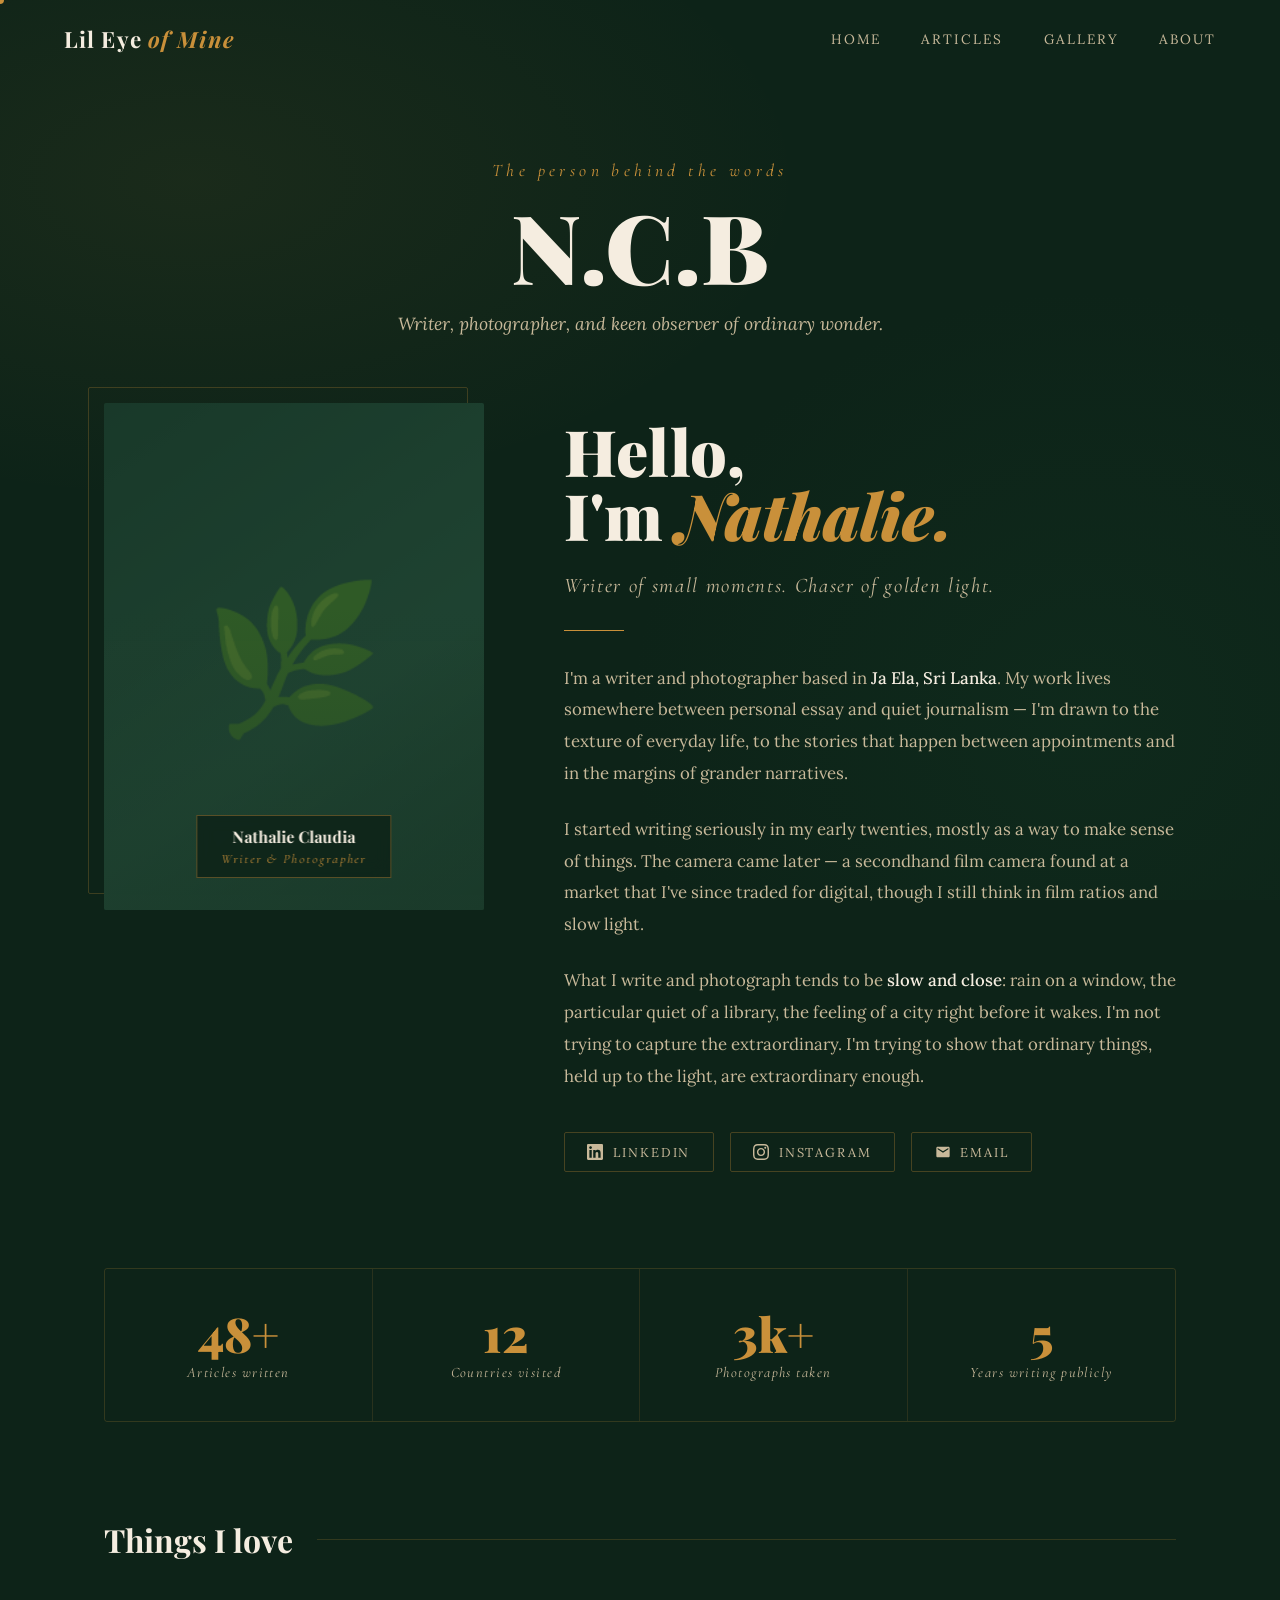
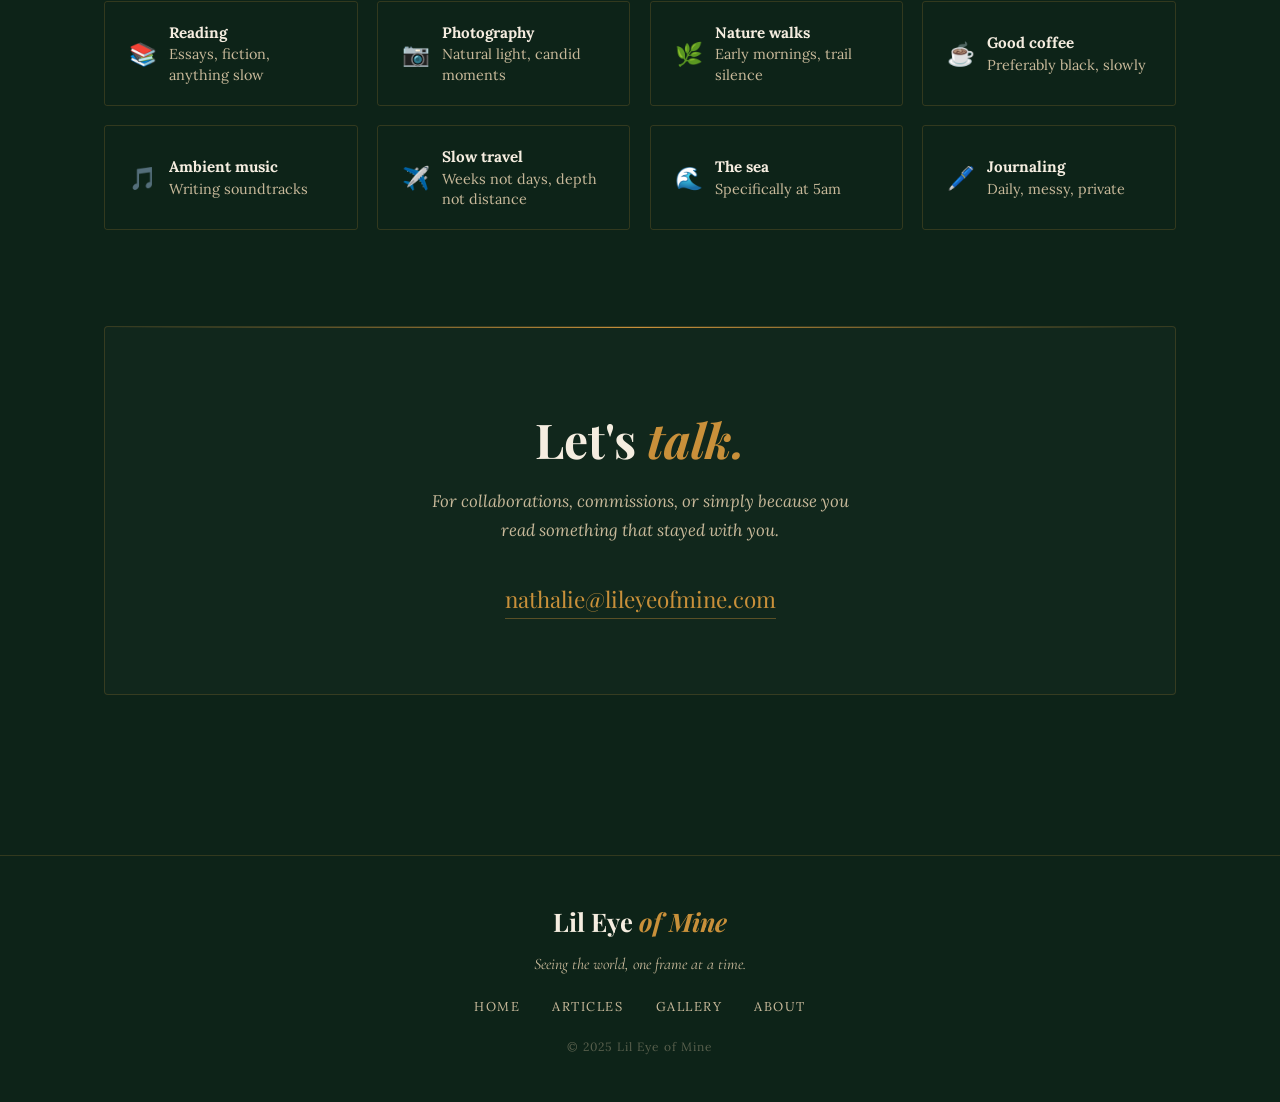
<file: about.html>
<!DOCTYPE html>
<html lang="en">
<head>
<meta charset="UTF-8">
<meta name="viewport" content="width=device-width, initial-scale=1.0">
<title>About — Lil Eye of Mine</title>
<link rel="preconnect" href="https://fonts.googleapis.com">
<link href="https://fonts.googleapis.com/css2?family=Playfair+Display:ital,wght@0,400;0,700;0,900;1,400;1,700&family=Lora:ital,wght@0,400;0,500;1,400&family=Cormorant+Garamond:ital,wght@0,300;1,300;1,400&display=swap" rel="stylesheet">
<link rel="stylesheet" href="shared.css">
<link rel="stylesheet" href="about.css">
</head>
<body>
<div class="static-bg"></div>

<nav class="nav" id="mainNav">
  <a href="index.html" class="nav-logo">Lil Eye <span>of Mine</span></a>
  <div class="nav-links">
    <a href="index.html">Home</a>
    <a href="articles.html">Articles</a>
    <a href="gallery.html">Gallery</a>
    <a href="about.html">About</a>
  </div>
</nav>

<div class="page-header reveal">
  <span class="page-header-tag">The person behind the words</span>
  <h1>N.C.B</h1>
  <p>Writer, photographer, and keen observer of ordinary wonder.</p>
</div>

<div class="about-page">

  <!-- INTRO -->
  <div class="about-intro">

    <div class="portrait-col reveal">
      <div class="portrait-main">
        <div class="portrait-main-placeholder">🌿</div>
      </div>
      <div class="portrait-tag">
        <strong>Nathalie Claudia</strong>
        <em>Writer & Photographer</em>
      </div>
    </div>

    <div class="about-text-col reveal">
      <h1 class="about-name">Hello,<br>I'm <em>Nathalie.</em></h1>
      <p class="about-tagline">Writer of small moments. Chaser of golden light.</p>
      <div class="about-divider"></div>
      <div class="about-bio">
        <p>I'm a writer and photographer based in <strong>Ja Ela, Sri Lanka</strong>. My work lives somewhere between personal essay and quiet journalism — I'm drawn to the texture of everyday life, to the stories that happen between appointments and in the margins of grander narratives.</p>
        <p>I started writing seriously in my early twenties, mostly as a way to make sense of things. The camera came later — a secondhand film camera found at a market that I've since traded for digital, though I still think in film ratios and slow light.</p>
        <p>What I write and photograph tends to be <strong>slow and close</strong>: rain on a window, the particular quiet of a library, the feeling of a city right before it wakes. I'm not trying to capture the extraordinary. I'm trying to show that ordinary things, held up to the light, are extraordinary enough.</p>
      </div>

      <div class="social-links">
        <a href="#" class="social-link">
          <svg viewBox="0 0 24 24"><path d="M20.447 20.452h-3.554v-5.569c0-1.328-.027-3.037-1.852-3.037-1.853 0-2.136 1.445-2.136 2.939v5.667H9.351V9h3.414v1.561h.046c.477-.9 1.637-1.85 3.37-1.85 3.601 0 4.267 2.37 4.267 5.455v6.286zM5.337 7.433c-1.144 0-2.063-.926-2.063-2.065 0-1.138.92-2.063 2.063-2.063 1.14 0 2.064.925 2.064 2.063 0 1.139-.925 2.065-2.064 2.065zm1.782 13.019H3.555V9h3.564v11.452zM22.225 0H1.771C.792 0 0 .774 0 1.729v20.542C0 23.227.792 24 1.771 24h20.451C23.2 24 24 23.227 24 22.271V1.729C24 .774 23.2 0 22.222 0h.003z"/></svg>
          LinkedIn
        </a>
        <a href="#" class="social-link">
          <svg viewBox="0 0 24 24"><path d="M12 2.163c3.204 0 3.584.012 4.85.07 3.252.148 4.771 1.691 4.919 4.919.058 1.265.069 1.645.069 4.849 0 3.205-.012 3.584-.069 4.849-.149 3.225-1.664 4.771-4.919 4.919-1.266.058-1.644.07-4.85.07-3.204 0-3.584-.012-4.849-.07-3.26-.149-4.771-1.699-4.919-4.92-.058-1.265-.07-1.644-.07-4.849 0-3.204.013-3.583.07-4.849.149-3.227 1.664-4.771 4.919-4.919 1.266-.057 1.645-.069 4.849-.069zm0-2.163c-3.259 0-3.667.014-4.947.072-4.358.2-6.78 2.618-6.98 6.98-.059 1.281-.073 1.689-.073 4.948 0 3.259.014 3.668.072 4.948.2 4.358 2.618 6.78 6.98 6.98 1.281.058 1.689.072 4.948.072 3.259 0 3.668-.014 4.948-.072 4.354-.2 6.782-2.618 6.979-6.98.059-1.28.073-1.689.073-4.948 0-3.259-.014-3.667-.072-4.947-.196-4.354-2.617-6.78-6.979-6.98-1.281-.059-1.69-.073-4.949-.073zm0 5.838c-3.403 0-6.162 2.759-6.162 6.162s2.759 6.163 6.162 6.163 6.162-2.759 6.162-6.163c0-3.403-2.759-6.162-6.162-6.162zm0 10.162c-2.209 0-4-1.79-4-4 0-2.209 1.791-4 4-4s4 1.791 4 4c0 2.21-1.791 4-4 4zm6.406-11.845c-.796 0-1.441.645-1.441 1.44s.645 1.44 1.441 1.44c.795 0 1.439-.645 1.439-1.44s-.644-1.44-1.439-1.44z"/></svg>
          Instagram
        </a>

        <a href="mailto:nathalieclaudia@gmail.com" class="social-link">
          <svg viewBox="0 0 24 24"><path d="M20 4H4c-1.1 0-2 .9-2 2v12c0 1.1.9 2 2 2h16c1.1 0 2-.9 2-2V6c0-1.1-.9-2-2-2zm0 4l-8 5-8-5V6l8 5 8-5v2z"/></svg>
          Email
        </a>
      </div>
    </div>
  </div>

  <!-- STATS -->
  <div class="stats-strip reveal">
    <div class="stat-item">
      <div class="stat-number">48+</div>
      <div class="stat-label">Articles written</div>
    </div>
    <div class="stat-item">
      <div class="stat-number">12</div>
      <div class="stat-label">Countries visited</div>
    </div>
    <div class="stat-item">
      <div class="stat-number">3k+</div>
      <div class="stat-label">Photographs taken</div>
    </div>
    <div class="stat-item">
      <div class="stat-number">5</div>
      <div class="stat-label">Years writing publicly</div>
    </div>
  </div>

  <!-- INTERESTS -->
  <div class="interests-section">
    <h2 class="interests-heading reveal">Things I love</h2>
    <div class="interests-grid">
      <div class="interest-pill reveal">
        <div class="interest-icon">📚</div>
        <div class="interest-text"><strong>Reading</strong>Essays, fiction, anything slow</div>
      </div>
      <div class="interest-pill reveal">
        <div class="interest-icon">📷</div>
        <div class="interest-text"><strong>Photography</strong>Natural light, candid moments</div>
      </div>
      <div class="interest-pill reveal">
        <div class="interest-icon">🌿</div>
        <div class="interest-text"><strong>Nature walks</strong>Early mornings, trail silence</div>
      </div>
      <div class="interest-pill reveal">
        <div class="interest-icon">☕</div>
        <div class="interest-text"><strong>Good coffee</strong>Preferably black, slowly</div>
      </div>
      <div class="interest-pill reveal">
        <div class="interest-icon">🎵</div>
        <div class="interest-text"><strong>Ambient music</strong>Writing soundtracks</div>
      </div>
      <div class="interest-pill reveal">
        <div class="interest-icon">✈️</div>
        <div class="interest-text"><strong>Slow travel</strong>Weeks not days, depth not distance</div>
      </div>
      <div class="interest-pill reveal">
        <div class="interest-icon">🌊</div>
        <div class="interest-text"><strong>The sea</strong>Specifically at 5am</div>
      </div>
      <div class="interest-pill reveal">
        <div class="interest-icon">🖊️</div>
        <div class="interest-text"><strong>Journaling</strong>Daily, messy, private</div>
      </div>
    </div>
  </div>

  <!-- CONTACT -->
  <div class="contact-section reveal">
    <h2>Let's <em>talk.</em></h2>
    <p>For collaborations, commissions, or simply because you read something that stayed with you.</p>
    <a href="mailto:nathalie@gmail.com" class="contact-email">nathalie@lileyeofmine.com</a>
  </div>

</div>

<footer class="footer">
  <div class="footer-inner">
    <div class="footer-logo">Lil Eye <span>of Mine</span></div>
    <p class="footer-tagline">Seeing the world, one frame at a time.</p>
    <div class="footer-links">
      <a href="index.html">Home</a>
      <a href="articles.html">Articles</a>
      <a href="gallery.html">Gallery</a>
      <a href="about.html">About</a>
    </div>
    <p class="footer-copy">© 2025 Lil Eye of Mine</p>
  </div>
</footer>

<script src="shared.js"></script>
</body>
</html>
</file>
<file: shared.css>
/* ═══════════════════════════════════════════
   LEAF & INK — Shared Stylesheet
   Palette: Forest Green · Warm Cream · Gold
   ═══════════════════════════════════════════ */

:root {
  --green-deep:   #0d2318;
  --green-mid:    #1a3a2a;
  --green-light:  #2a5540;
  --cream:        #f5ede0;
  --cream-muted:  #c8b99a;
  --gold:         #c9903a;
  --gold-dim:     rgba(201,144,58,0.4);
  --gold-glow:    rgba(201,144,58,0.15);
}

*, *::before, *::after { box-sizing: border-box; margin: 0; padding: 0; }

html { scroll-behavior: smooth; }

/* ── CUSTOM CURSOR ── */
* { cursor: none !important; }

.cursor-dot {
  position: fixed;
  top: 0; left: 0;
  width: 8px; height: 8px;
  background: var(--gold);
  border-radius: 50%;
  pointer-events: none;
  z-index: 9999;
  transform: translate(-50%, -50%);
  transition: transform 0.1s ease, background 0.3s ease, width 0.3s ease, height 0.3s ease;
  mix-blend-mode: normal;
}

.cursor-ring {
  position: fixed;
  top: 0; left: 0;
  width: 36px; height: 36px;
  border: 1px solid rgba(201,144,58,0.6);
  border-radius: 50%;
  pointer-events: none;
  z-index: 9998;
  transform: translate(-50%, -50%);
  transition: transform 0.12s ease, width 0.35s ease, height 0.35s ease,
              border-color 0.35s ease, background 0.35s ease;
}

/* Hover state — grows ring, dot pulses gold */
body.cursor-hover .cursor-dot {
  width: 10px; height: 10px;
  background: var(--cream);
}

body.cursor-hover .cursor-ring {
  width: 52px; height: 52px;
  border-color: var(--gold);
  background: rgba(201,144,58,0.07);
}

/* Click state */
body.cursor-click .cursor-dot {
  width: 6px; height: 6px;
  background: var(--cream);
}

body.cursor-click .cursor-ring {
  width: 22px; height: 22px;
  border-color: var(--cream);
  background: rgba(201,144,58,0.15);
}

body {
  background: var(--green-deep);
  color: var(--cream);
  font-family: 'Lora', serif;
  min-height: 100vh;
  overflow-x: hidden;
}

/* ── KEYFRAMES ── */
@keyframes fadeUp {
  to { opacity: 1; transform: translateY(0); }
}

@keyframes fadeIn {
  from { opacity: 0; }
  to   { opacity: 1; }
}

@keyframes shimmer {
  0%   { background-position: -200% center; }
  100% { background-position: 200% center; }
}

/* ── NAVIGATION ── */
.nav {
  position: fixed; top: 0; left: 0; right: 0; z-index: 100;
  display: flex; align-items: center; justify-content: space-between;
  padding: 1.5rem clamp(1.5rem, 5vw, 4rem);
  transition: background 0.4s, backdrop-filter 0.4s;
}

.nav.scrolled {
  background: rgba(13,35,24,0.92);
  backdrop-filter: blur(12px);
  border-bottom: 1px solid rgba(201,144,58,0.15);
}

.nav-logo {
  font-family: 'Playfair Display', serif;
  font-size: 1.4rem; font-weight: 700;
  color: var(--cream); text-decoration: none;
  letter-spacing: 0.05em;
}

.nav-logo span { color: var(--gold); font-style: italic; }

.nav-links {
  display: flex; gap: 2.5rem;
}

.nav-links a {
  font-family: 'Lora', serif;
  font-size: 0.85rem; letter-spacing: 0.15em;
  text-transform: uppercase; text-decoration: none;
  color: var(--cream-muted); transition: color 0.3s;
  position: relative;
}

.nav-links a::after {
  content: ''; position: absolute; bottom: -4px; left: 0; right: 0;
  height: 1px; background: var(--gold);
  transform: scaleX(0); transform-origin: left;
  transition: transform 0.3s ease;
}

.nav-links a:hover { color: var(--cream); }
.nav-links a:hover::after { transform: scaleX(1); }

/* ── PAGE HEADER ── */
.page-header {
  position: relative; z-index: 2;
  padding: 10rem clamp(1.5rem, 5vw, 6rem) 4rem;
  max-width: 1300px; margin: 0 auto;
  text-align: center;
}

.page-header-tag {
  font-family: 'Cormorant Garamond', serif;
  font-style: italic; font-size: 1.1rem;
  color: var(--gold); letter-spacing: 0.25em;
  display: block; margin-bottom: 1rem;
}

.page-header h1 {
  font-family: 'Playfair Display', serif;
  font-size: clamp(3rem, 8vw, 6rem);
  font-weight: 900; color: var(--cream);
  line-height: 1.0; margin-bottom: 1rem;
}

.page-header p {
  font-family: 'Lora', serif;
  font-style: italic; font-size: 1.1rem;
  color: var(--cream-muted); max-width: 520px;
  margin: 0 auto; line-height: 1.7;
}

/* ── FOOTER ── */
.footer {
  position: relative; z-index: 2;
  border-top: 1px solid rgba(201,144,58,0.2);
  margin-top: 4rem;
  padding: 3rem clamp(1.5rem, 5vw, 4rem);
}

.footer-inner {
  max-width: 1300px; margin: 0 auto;
  display: flex; flex-direction: column; align-items: center;
  gap: 1rem; text-align: center;
}

.footer-logo {
  font-family: 'Playfair Display', serif;
  font-size: 1.6rem; font-weight: 700; color: var(--cream);
}

.footer-logo span { color: var(--gold); font-style: italic; }

.footer-tagline {
  font-family: 'Cormorant Garamond', serif;
  font-style: italic; font-size: 1rem;
  color: var(--cream-muted);
}

.footer-links {
  display: flex; gap: 2rem; flex-wrap: wrap; justify-content: center;
  margin: 0.5rem 0;
}

.footer-links a {
  font-family: 'Lora', serif; font-size: 0.8rem;
  letter-spacing: 0.12em; text-transform: uppercase;
  color: var(--cream-muted); text-decoration: none;
  transition: color 0.3s;
}

.footer-links a:hover { color: var(--gold); }

.footer-copy {
  font-family: 'Lora', serif; font-size: 0.75rem;
  color: rgba(200,185,154,0.4); letter-spacing: 0.08em;
}

/* ── STATIC BG (non-homepage) ── */
.static-bg {
  position: fixed; inset: 0; z-index: 0;
  background:
    radial-gradient(ellipse 80% 60% at 15% 20%, rgba(201,144,58,0.07) 0%, transparent 60%),
    radial-gradient(ellipse 60% 80% at 85% 80%, rgba(26,80,50,0.15) 0%, transparent 60%),
    var(--green-deep);
}

/* ── UTILITY ── */
.visually-hidden { position: absolute; width: 1px; height: 1px; overflow: hidden; clip: rect(0,0,0,0); }

/* ── SCROLL REVEAL ── */
.reveal {
  opacity: 0; transform: translateY(28px);
  transition: opacity 0.8s ease, transform 0.8s ease;
}

.reveal.visible { opacity: 1; transform: translateY(0); }

/* ══════════════════════════════════════
   FAT BEE FOLLOWER
   ══════════════════════════════════════ */

.bee-follower {
  position: fixed;
  pointer-events: none;
  z-index: 9997;
  transition: opacity 0.4s;
  transform: translate(-50%, -50%);
}

.bee-body {
  position: relative;
  width: 38px;
  height: 38px;
  display: flex;
  align-items: center;
  justify-content: center;
}

/* ── WINGS ── */
.bee-wing {
  position: absolute;
  width: 20px;
  height: 13px;
  background: rgba(220, 240, 255, 0.78);
  border-radius: 50% 50% 50% 50% / 60% 60% 40% 40%;
  border: 1px solid rgba(180, 220, 255, 0.5);
  top: -6px;
  animation: wingFlap 0.13s ease-in-out infinite alternate;
  transform-origin: bottom center;
}

.bee-wing-l {
  left: 0px;
  transform-origin: bottom right;
  animation-name: wingFlapL;
}

.bee-wing-r {
  right: 0px;
  transform-origin: bottom left;
  animation-name: wingFlapR;
}

@keyframes wingFlapL {
  from { transform: rotate(-25deg) scaleY(1);   }
  to   { transform: rotate(-5deg)  scaleY(0.75); }
}

@keyframes wingFlapR {
  from { transform: rotate(25deg)  scaleY(1);   }
  to   { transform: rotate(5deg)   scaleY(0.75); }
}

/* ── TORSO ── */
.bee-torso {
  position: relative;
  width: 26px;
  height: 30px;
  background: #f5c842;
  border-radius: 50% 50% 45% 45% / 55% 55% 50% 50%;
  display: flex;
  flex-direction: column;
  align-items: center;
  justify-content: center;
  gap: 3px;
  box-shadow:
    inset 0 3px 6px rgba(255,255,255,0.35),
    inset 0 -3px 5px rgba(180,110,0,0.25),
    0 2px 8px rgba(0,0,0,0.25);
  overflow: visible;
  margin-top: 4px;
}

/* ── STRIPES ── */
.bee-stripe {
  width: 80%;
  height: 4px;
  background: #2a1a00;
  border-radius: 2px;
  opacity: 0.85;
}

/* ── FACE ── */
.bee-face {
  position: absolute;
  top: 4px;
  display: flex;
  gap: 5px;
  align-items: center;
  justify-content: center;
  width: 100%;
}

.bee-eye {
  width: 5px;
  height: 6px;
  background: #1a1000;
  border-radius: 50%;
  position: relative;
}

/* Cute eye shine */
.bee-eye::after {
  content: '';
  position: absolute;
  top: 1px; right: 1px;
  width: 2px; height: 2px;
  background: rgba(255,255,255,0.9);
  border-radius: 50%;
}

/* ── STINGER ── */
.bee-stinger {
  position: absolute;
  bottom: -5px;
  width: 5px;
  height: 6px;
  background: #c89a20;
  border-radius: 0 0 40% 40%;
  clip-path: polygon(20% 0%, 80% 0%, 50% 100%);
}

/* ── IDLE — tiny spin in place ── */
.bee-idle .bee-body {
  animation: beeIdle 2.5s ease-in-out infinite;
}

@keyframes beeIdle {
  0%   { transform: rotate(0deg)   translateY(0);   }
  25%  { transform: rotate(8deg)   translateY(-3px); }
  50%  { transform: rotate(-8deg)  translateY(2px);  }
  75%  { transform: rotate(5deg)   translateY(-2px); }
  100% { transform: rotate(0deg)   translateY(0);   }
}
</file>
<file: about.css>
.about-page {
  position: relative; z-index: 2;
  max-width: 1200px; margin: 0 auto;
  padding: 0 clamp(1.5rem, 5vw, 6rem) 6rem;
}

/* ── INTRO BLOCK ── */
.about-intro {
  display: grid;
  grid-template-columns: 380px 1fr;
  gap: 5rem;
  align-items: start;
  margin-bottom: 6rem;
}

.portrait-col { position: relative; }

.portrait-main {
  width: 100%; aspect-ratio: 3/4;
  background: var(--green-mid);
  border-radius: 2px; overflow: hidden;
  position: relative; z-index: 1;
}

.portrait-main-placeholder {
  width: 100%; height: 100%;
  background: linear-gradient(145deg, #1a3a2a 0%, #2a5540 60%, #1a3a2a 100%);
  display: flex; align-items: center; justify-content: center;
  font-size: 9rem; opacity: 0.35;
}

.portrait-main::after {
  content: '';
  position: absolute; inset: 0;
  background: linear-gradient(to top, rgba(26,58,42,0.5) 0%, transparent 60%);
}

/* Decorative frame lines */
.portrait-col::before {
  content: '';
  position: absolute;
  top: -16px; left: -16px; right: 16px; bottom: 16px;
  border: 1px solid rgba(201,144,58,0.25);
  border-radius: 2px; z-index: 0;
}

/* Gold accent tag on portrait */
.portrait-tag {
  position: absolute; bottom: 2rem; left: 50%; transform: translateX(-50%);
  z-index: 2;
  background: rgba(13,35,24,0.85);
  border: 1px solid var(--gold-dim);
  padding: 0.6rem 1.5rem;
  backdrop-filter: blur(8px);
  text-align: center; white-space: nowrap;
}

.portrait-tag strong {
  font-family: 'Playfair Display', serif;
  font-size: 1rem; color: var(--cream); display: block;
}

.portrait-tag em {
  font-family: 'Cormorant Garamond', serif;
  font-style: italic; font-size: 0.8rem; color: var(--gold);
  letter-spacing: 0.15em;
}

/* ── TEXT COLUMN ── */
.about-text-col { padding-top: 1rem; }

.about-name {
  font-family: 'Playfair Display', serif;
  font-size: clamp(3rem, 5vw, 4.5rem);
  font-weight: 900; color: var(--cream);
  line-height: 1.0; margin-bottom: 0.4em;
}

.about-name em { color: var(--gold); font-style: italic; }

.about-tagline {
  font-family: 'Cormorant Garamond', serif;
  font-style: italic; font-size: 1.3rem;
  color: var(--cream-muted); letter-spacing: 0.08em;
  margin-bottom: 2rem;
}

.about-divider {
  width: 60px; height: 1px; background: var(--gold);
  margin-bottom: 2rem;
}

.about-bio p {
  font-family: 'Lora', serif;
  font-size: 1.05rem; color: var(--cream-muted);
  line-height: 1.9; margin-bottom: 1.4em;
}

.about-bio p strong { color: var(--cream); font-weight: 500; }

/* ── SOCIAL LINKS ── */
.social-links {
  display: flex; gap: 1rem; flex-wrap: wrap;
  margin-top: 2.5rem;
}

.social-link {
  display: flex; align-items: center; gap: 0.6rem;
  font-family: 'Lora', serif; font-size: 0.8rem;
  letter-spacing: 0.15em; text-transform: uppercase;
  color: var(--cream-muted); text-decoration: none;
  border: 1px solid rgba(201,144,58,0.3);
  padding: 0.65rem 1.4rem; border-radius: 2px;
  transition: all 0.3s;
}

.social-link:hover {
  color: var(--gold); border-color: var(--gold);
  background: rgba(201,144,58,0.06);
  transform: translateY(-2px);
}

.social-link svg {
  width: 16px; height: 16px; fill: currentColor;
  flex-shrink: 0;
}

/* ── STATS STRIP ── */
.stats-strip {
  display: grid;
  grid-template-columns: repeat(4, 1fr);
  border: 1px solid rgba(201,144,58,0.2);
  border-radius: 3px; overflow: hidden;
  margin-bottom: 6rem;
}

.stat-item {
  padding: 2.5rem 2rem; text-align: center;
  border-right: 1px solid rgba(201,144,58,0.15);
  transition: background 0.3s;
}

.stat-item:last-child { border-right: none; }
.stat-item:hover { background: rgba(201,144,58,0.04); }

.stat-number {
  font-family: 'Playfair Display', serif;
  font-size: 3rem; font-weight: 900;
  color: var(--gold); line-height: 1;
  margin-bottom: 0.4rem;
}

.stat-label {
  font-family: 'Cormorant Garamond', serif;
  font-style: italic; font-size: 0.9rem;
  color: var(--cream-muted); letter-spacing: 0.1em;
}

/* ── INTERESTS ── */
.interests-section { margin-bottom: 6rem; }

.interests-heading {
  font-family: 'Playfair Display', serif;
  font-size: 2rem; color: var(--cream);
  margin-bottom: 2.5rem;
  display: flex; align-items: center; gap: 1.5rem;
}

.interests-heading::after {
  content: ''; flex: 1; height: 1px; background: rgba(201,144,58,0.2);
}

.interests-grid {
  display: grid;
  grid-template-columns: repeat(auto-fill, minmax(200px, 1fr));
  gap: 1.2rem;
}

.interest-pill {
  border: 1px solid rgba(201,144,58,0.2);
  border-radius: 3px; padding: 1.25rem 1.5rem;
  display: flex; align-items: center; gap: 0.75rem;
  transition: all 0.3s;
}

.interest-pill:hover {
  border-color: var(--gold);
  background: rgba(201,144,58,0.05);
  transform: translateY(-3px);
}

.interest-icon { font-size: 1.4rem; }

.interest-text {
  font-family: 'Lora', serif; font-size: 0.9rem;
  color: var(--cream-muted); line-height: 1.4;
}

.interest-text strong {
  display: block; color: var(--cream);
  font-size: 0.95rem; margin-bottom: 0.1rem;
}

/* ── CONTACT ── */
.contact-section {
  text-align: center;
  padding: 5rem 2rem;
  border: 1px solid rgba(201,144,58,0.2);
  border-radius: 4px;
  background: rgba(245,237,224,0.02);
  position: relative; overflow: hidden;
}

.contact-section::before {
  content: '';
  position: absolute; top: 0; left: 0; right: 0; height: 1px;
  background: linear-gradient(90deg, transparent, var(--gold), transparent);
}

.contact-section h2 {
  font-family: 'Playfair Display', serif;
  font-size: clamp(2rem, 4vw, 3rem);
  color: var(--cream); margin-bottom: 1rem;
}

.contact-section h2 em { color: var(--gold); font-style: italic; }

.contact-section p {
  font-family: 'Lora', serif; font-style: italic;
  color: var(--cream-muted); font-size: 1.05rem;
  max-width: 440px; margin: 0 auto 2.5rem; line-height: 1.7;
}

.contact-email {
  font-family: 'Playfair Display', serif;
  font-size: 1.4rem; color: var(--gold);
  text-decoration: none;
  border-bottom: 1px solid var(--gold-dim);
  padding-bottom: 4px;
  transition: border-color 0.3s;
}

.contact-email:hover { border-color: var(--gold); }

@media (max-width: 900px) {
  .about-intro { grid-template-columns: 1fr; gap: 3rem; }
  .portrait-col { max-width: 320px; margin: 0 auto; }
  .stats-strip { grid-template-columns: 1fr 1fr; }
  .stat-item:nth-child(2) { border-right: none; }
  .stat-item:nth-child(3) { border-top: 1px solid rgba(201,144,58,0.15); }
  .stat-item:nth-child(4) { border-top: 1px solid rgba(201,144,58,0.15); border-right: none; }
}
</file>
